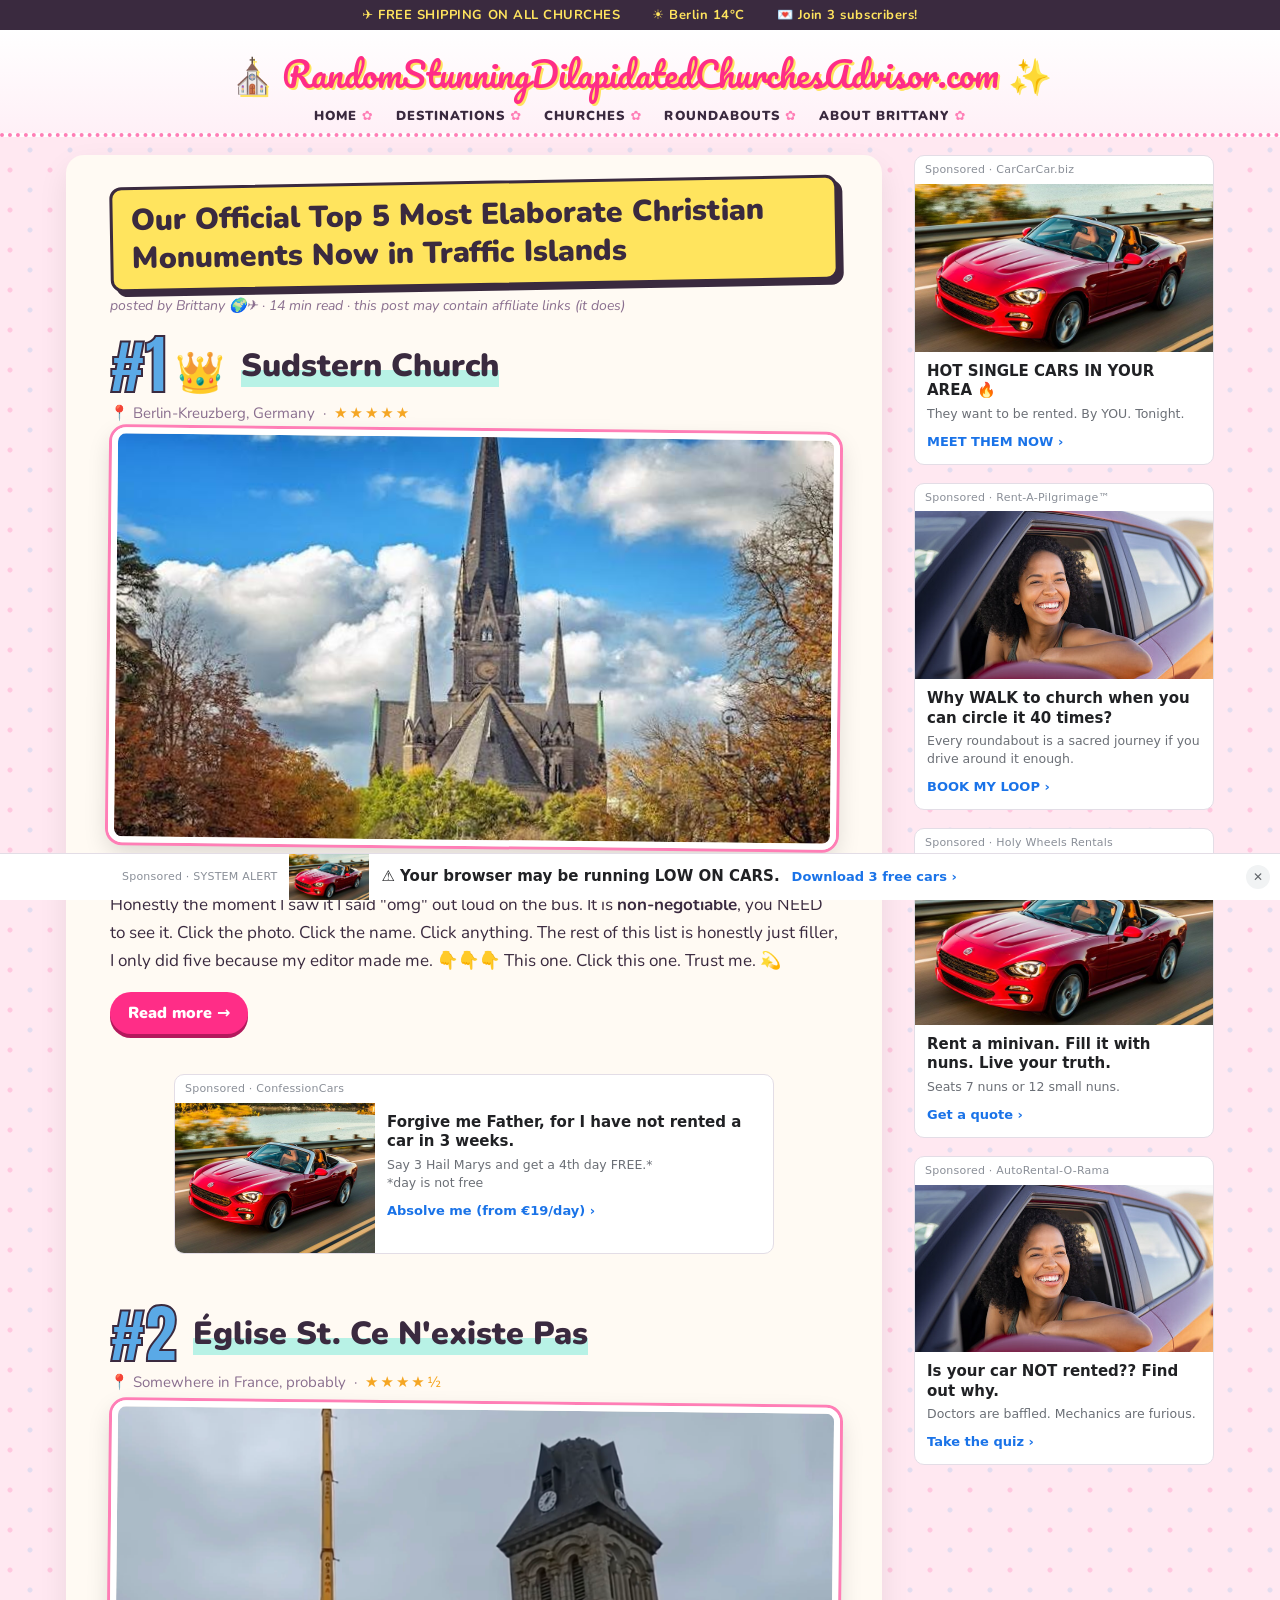
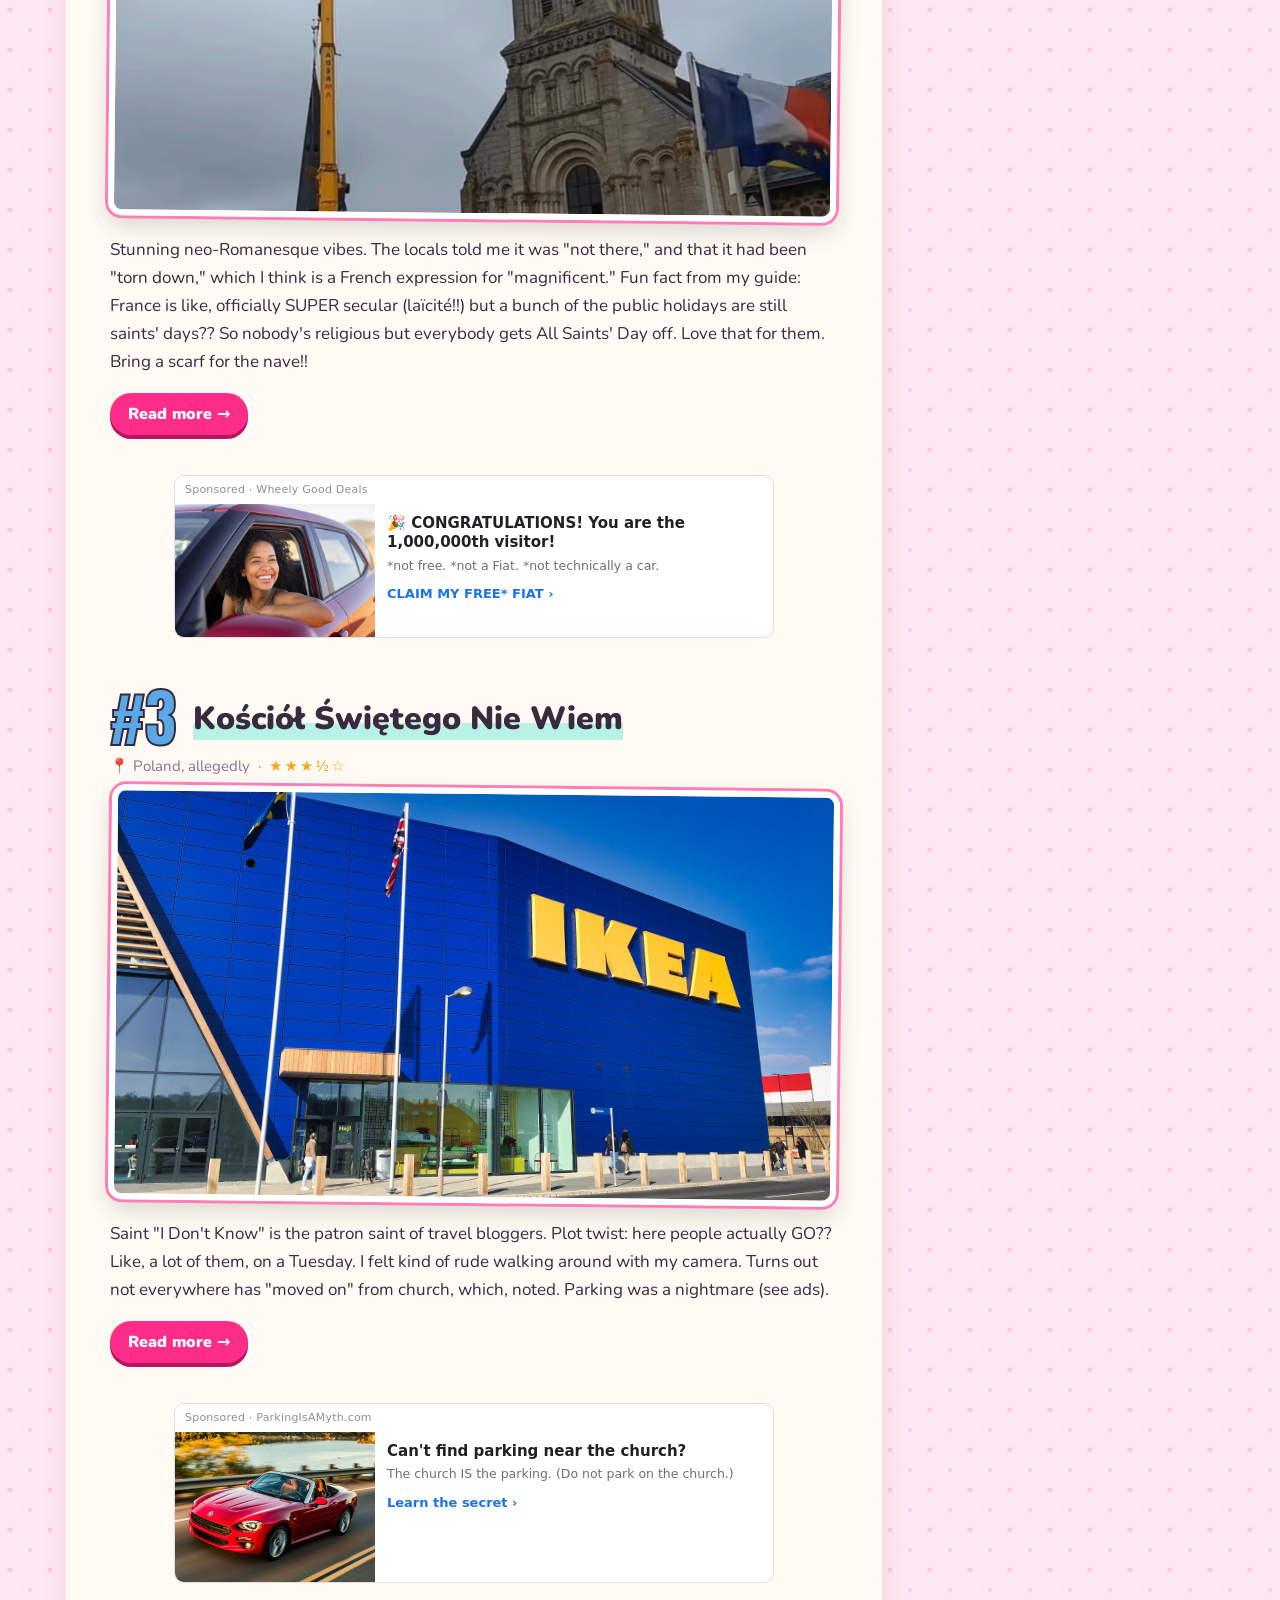
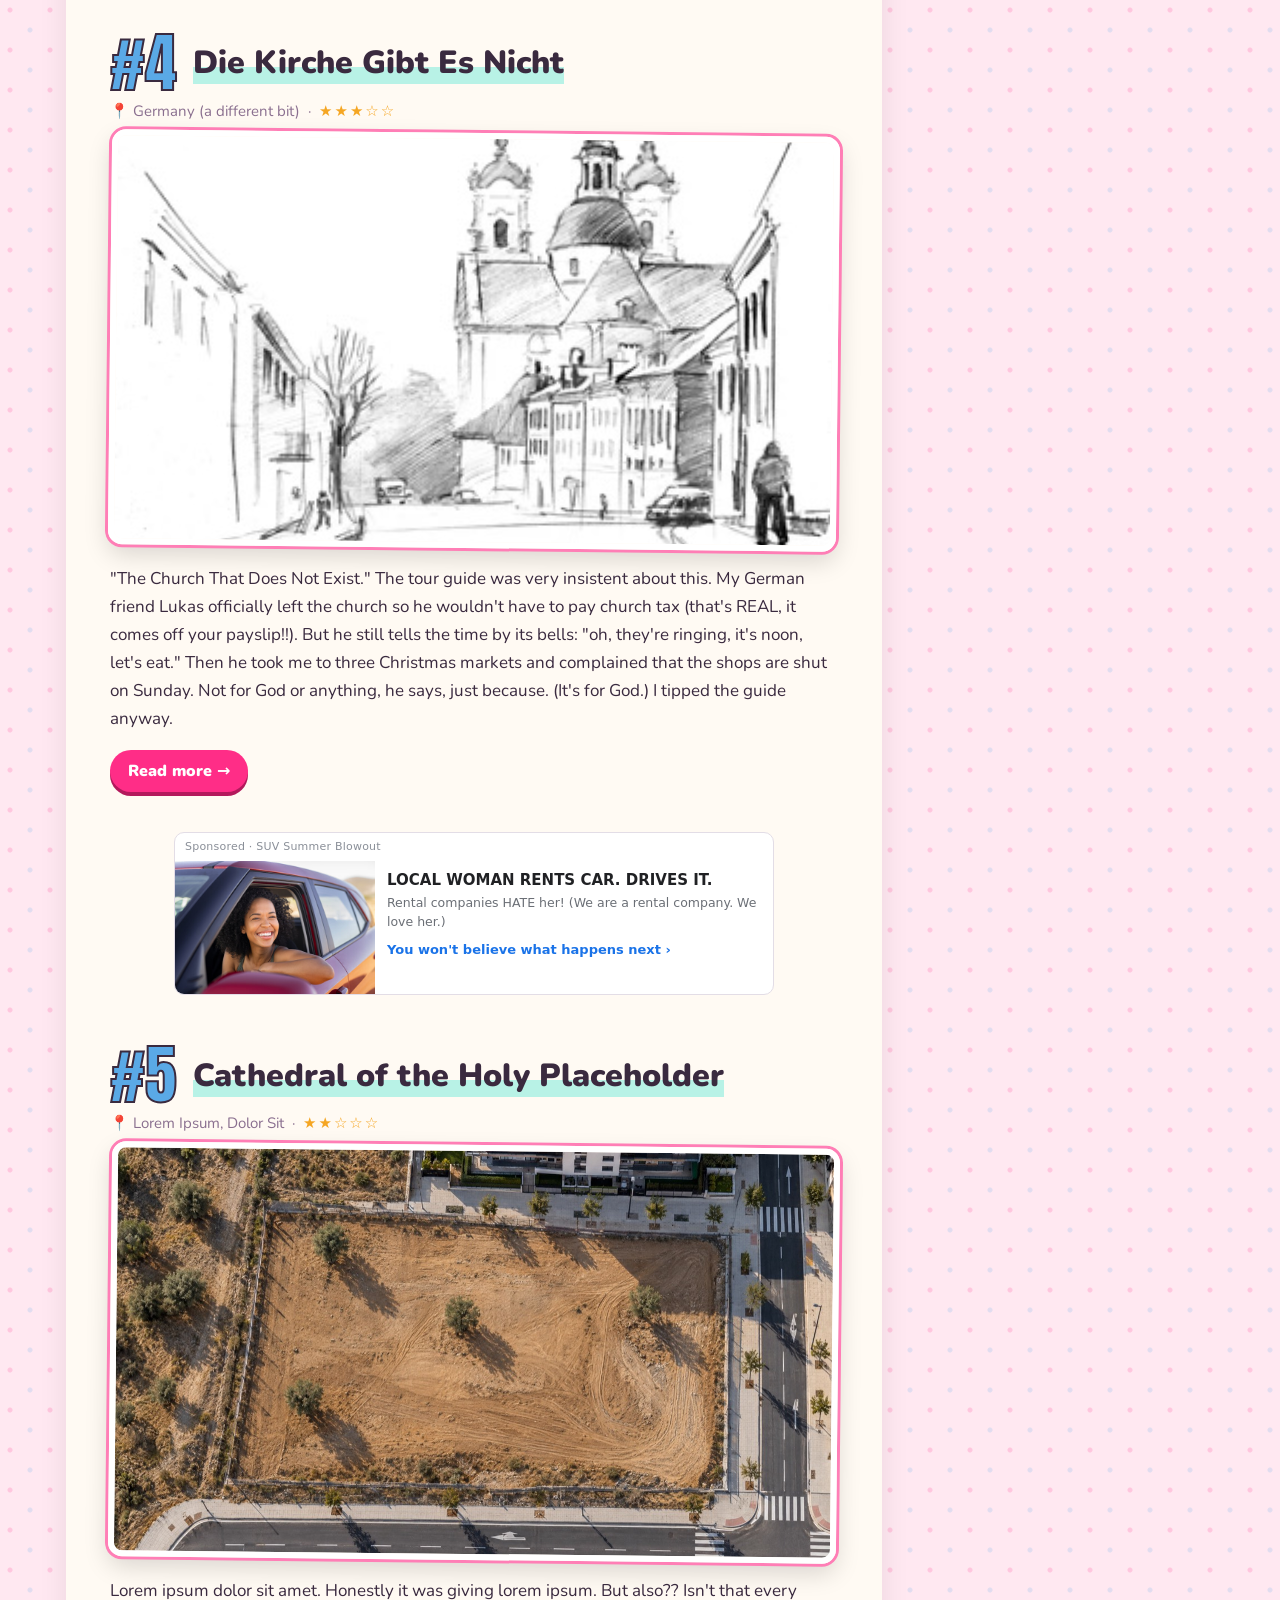
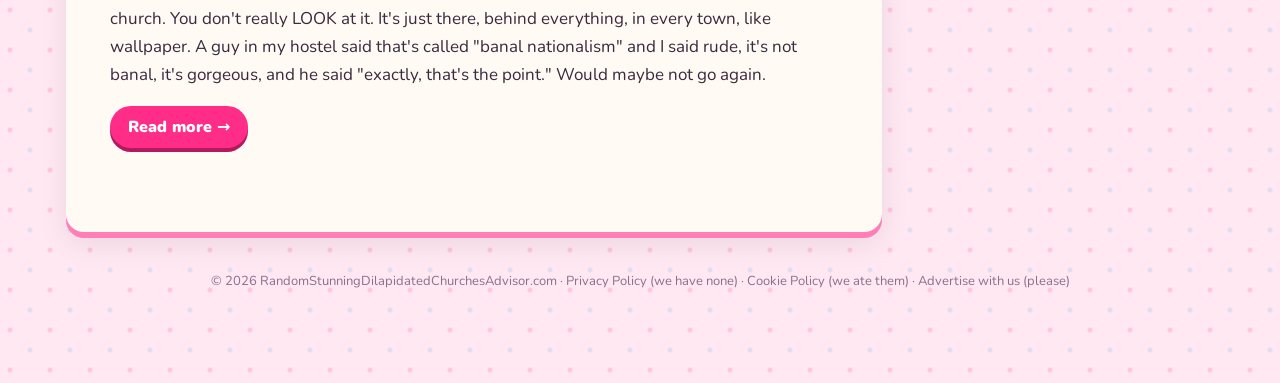
<file: index.html>
<!doctype html>
<html lang="en">
<head>
  <meta charset="utf-8">
  <meta name="viewport" content="width=device-width, initial-scale=1">
  <link rel="icon" href="data:,">
  <title>Random Stunning Dilapidated Churches Advisor</title>
  <link rel="preconnect" href="https://fonts.googleapis.com">
  <link rel="preconnect" href="https://fonts.gstatic.com" crossorigin>
  <link href="https://fonts.googleapis.com/css2?family=Anton&family=IBM+Plex+Mono:wght@400;700&family=Nunito:wght@400;700;900&family=Pacifico&family=Libre+Baskerville:ital@0;1&display=swap" rel="stylesheet">
  <link rel="stylesheet" href="css/common.css">
  <link rel="stylesheet" href="css/stickers.css">
  <link rel="stylesheet" href="css/dictionary.css">
  <link rel="stylesheet" href="css/newsletter.css">
  <link rel="stylesheet" href="css/scene1.css">
</head>
<body class="scene1">
  <div class="topbar">
    <span>✈️ FREE SHIPPING ON ALL CHURCHES</span>
    <span>☀️ Berlin 14°C</span>
    <span>💌 Join 3 subscribers!</span>
  </div>

  <header class="site-header">
    <a class="logo" href="index.html">⛪ <span id="site-name"></span> ✨</a>
    <nav>
      <a>Home</a><a>Destinations</a><a>Churches</a><a>Roundabouts</a><a>About Brittany</a>
    </nav>
  </header>

  <div class="layout">
    <main class="post">
      <h1 class="list-title" id="list-title"></h1>
      <p class="byline" id="byline"></p>
      <ol class="church-list" id="church-list"></ol>
    </main>
    <aside class="ad-sidebar" id="ad-sidebar" aria-label="Advertisements"></aside>
  </div>

  <footer class="site-footer" id="site-footer"></footer>
  <div class="ad-footer" id="ad-footer"></div>

  <!-- The "hijacked ad" screen (ad clicks), text in script/scene1-marx.md -->
  <div class="overlay marx" id="marx" hidden role="dialog" aria-modal="true" aria-label="This ad has been hijacked">
    <div class="marx-inner">
      <p class="hack-banner" id="hack-banner"></p>
      <blockquote id="marx-quote"></blockquote>
      <cite id="marx-source"></cite>
      <p class="hack-message" id="hack-message"></p>
      <a class="hack-link" id="hack-link" target="_blank" rel="noopener"></a>
      <button class="marx-close" id="marx-close"></button>
    </div>
  </div>

  <!-- White strike screen (churches 2–5) -->
  <div class="overlay strike" id="strike" hidden role="dialog" aria-modal="true">
    <div class="strike-inner">
      <p id="strike-text"></p>
      <button class="strike-btn" id="strike-back"></button>
      <a class="strike-btn strike-leave" id="strike-leave" hidden></a>
    </div>
  </div>

  <script src="js/content.js"></script>
  <script src="js/stickers.js"></script>
  <script src="js/dictionary.js"></script>
  <script src="js/newsletter.js"></script>
  <script src="js/scene1.js"></script>
</body>
</html>
</file>
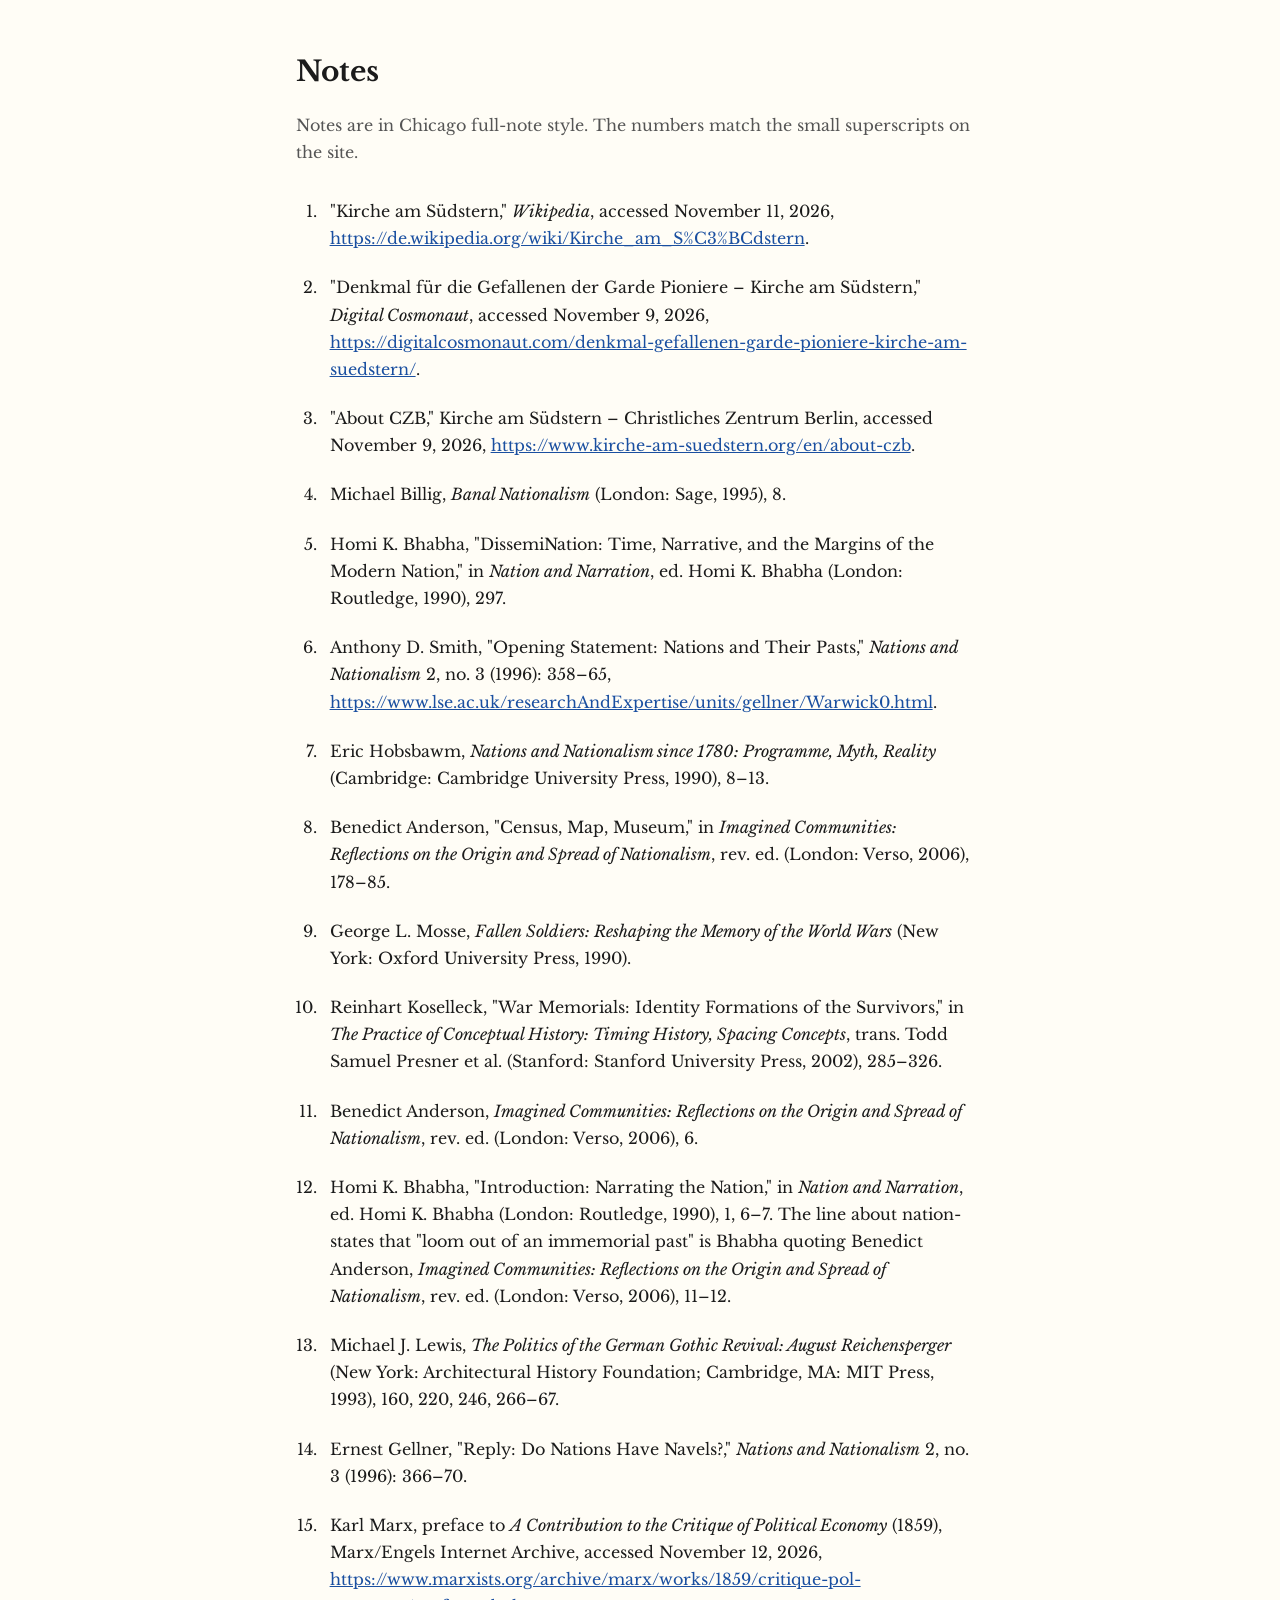
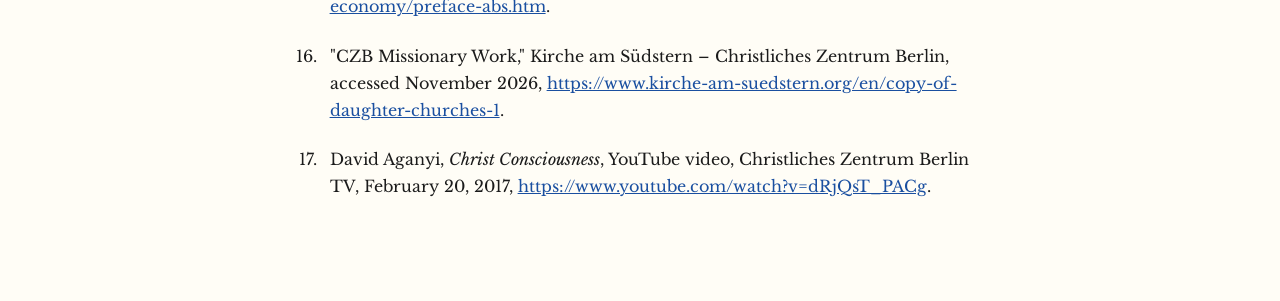
<file: notes.html>
<!doctype html>
<html lang="en">
<head>
  <meta charset="utf-8">
  <meta name="viewport" content="width=device-width, initial-scale=1">
  <link rel="icon" href="data:,">
  <title>Notes</title>
  <link rel="preconnect" href="https://fonts.googleapis.com">
  <link rel="preconnect" href="https://fonts.gstatic.com" crossorigin>
  <link href="https://fonts.googleapis.com/css2?family=Libre+Baskerville:ital@0;1&display=swap" rel="stylesheet">
  <link rel="stylesheet" href="css/common.css">
  <style>
    body { background: #fffdf6; color: #1b1b1b; font: 16px/1.7 "Libre Baskerville", Georgia, serif; }
    main { max-width: 720px; margin: 0 auto; padding: 48px 16px 80px; }
    h1 { font-size: 28px; margin: 0 0 8px; }
    .intro { color: #555; margin: 0 0 28px; }
    ol { padding-left: 1.6em; }
    li { margin: 0 0 14px; padding: 4px 8px; overflow-wrap: anywhere; }
    li:target { background: #fff2b3; }
    li p { margin: 0; }
    a { color: #1a4fa0; }
  </style>
</head>
<body>
  <main>
    <h1 id="title"></h1>
    <div class="intro" id="intro"></div>
    <ol id="notes"></ol>
  </main>
  <script src="js/content.js"></script>
  <script>
    (async function () {
      const { load, all, one, html, showError } = Content;
      let data;
      try { data = await load("notes"); } catch (err) { showError(err); return; }
      const page = one(data, "Page");
      document.getElementById("title").textContent = page.title || "Notes";
      document.getElementById("intro").innerHTML = html(page.body);
      const list = document.getElementById("notes");
      all(data, "Note").forEach((n, i) => {
        const li = document.createElement("li");
        li.id = "n" + (n.number || i + 1);
        li.value = parseInt(n.number, 10) || i + 1;
        li.innerHTML = html(n.body);
        list.append(li);
      });
      if (location.hash) document.querySelector(location.hash)?.scrollIntoView({ block: "center" });
    })();
  </script>
</body>
</html>
</file>
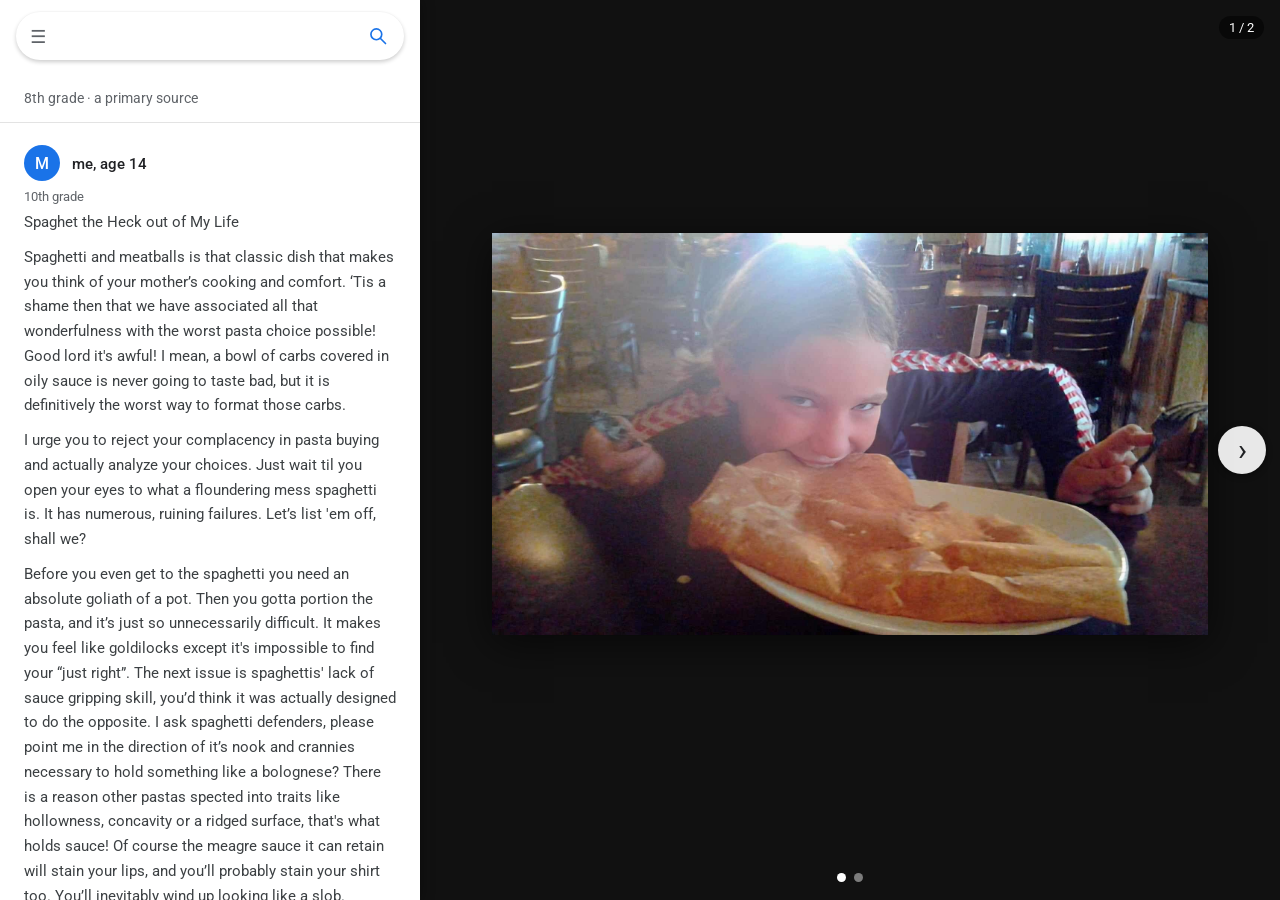
<file: rant.html>
<!doctype html>
<html lang="en">
<head>
  <meta charset="utf-8">
  <meta name="viewport" content="width=device-width, initial-scale=1">
  <link rel="icon" href="data:,">
  <title>Search results</title>
  <link rel="preconnect" href="https://fonts.googleapis.com">
  <link rel="preconnect" href="https://fonts.gstatic.com" crossorigin>
  <link href="https://fonts.googleapis.com/css2?family=Roboto:wght@400;500;700&display=swap" rel="stylesheet">
  <link rel="stylesheet" href="css/common.css">
  <link rel="stylesheet" href="css/stickers.css">
  <link rel="stylesheet" href="css/dictionary.css">
  <link rel="stylesheet" href="css/newsletter.css">
  <link rel="stylesheet" href="css/scene2.css">
</head>
<body class="scene2" data-page="rant">
  <div class="maps">
    <aside class="panel">
      <form class="search" id="search" role="search">
        <span class="search-menu" aria-hidden="true">☰</span>
        <input id="q" type="search" autocomplete="off" spellcheck="false" aria-label="Search">
        <button type="submit" aria-label="Search">
          <svg viewBox="0 0 24 24" width="20" height="20" aria-hidden="true"><circle cx="10" cy="10" r="6.5" fill="none" stroke="currentColor" stroke-width="2"/><path d="M15 15l6 6" stroke="currentColor" stroke-width="2" stroke-linecap="round"/></svg>
        </button>
      </form>

      <div class="place-head">
        <h1 id="place-name"></h1>
        <div class="place-rating" id="place-rating"></div>
        <div class="place-sub" id="place-sub"></div>
      </div>

      <div class="tabs" aria-hidden="true">
        <span>Overview</span><span class="active">Reviews</span><span>About</span>
      </div>

      <section class="reviews" id="reviews" aria-label="Reviews"></section>
    </aside>

    <section class="viewer" id="viewer" aria-roledescription="carousel" aria-label="Photos">
      <div class="slides" id="slides"></div>
      <button class="nav prev" id="prev" aria-label="Previous photo">‹</button>
      <button class="nav next" id="next" aria-label="Next photo">›</button>
      <div class="counter" id="counter"></div>
      <div class="dots" id="dots"></div>
    </section>
  </div>

  <script src="js/content.js"></script>
  <script src="js/stickers.js"></script>
  <script src="js/dictionary.js"></script>
  <script src="js/newsletter.js"></script>
  <script src="js/maps.js"></script>
</body>
</html>
</file>
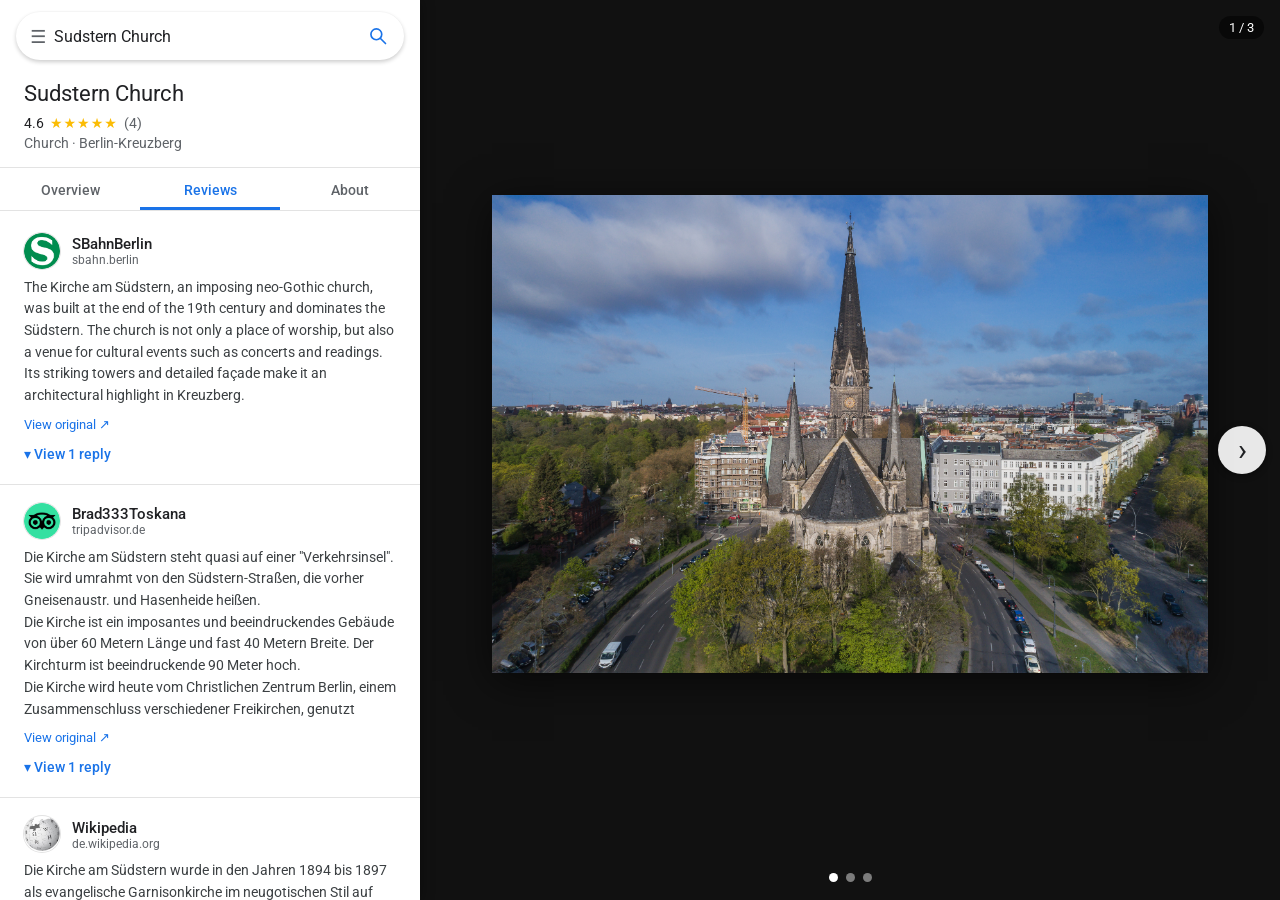
<file: sudstern.html>
<!doctype html>
<html lang="en">
<head>
  <meta charset="utf-8">
  <meta name="viewport" content="width=device-width, initial-scale=1">
  <link rel="icon" href="data:,">
  <title>Sudstern Church</title>
  <link rel="preconnect" href="https://fonts.googleapis.com">
  <link rel="preconnect" href="https://fonts.gstatic.com" crossorigin>
  <link href="https://fonts.googleapis.com/css2?family=Roboto:wght@400;500;700&display=swap" rel="stylesheet">
  <link rel="stylesheet" href="css/common.css">
  <link rel="stylesheet" href="css/stickers.css">
  <link rel="stylesheet" href="css/dictionary.css">
  <link rel="stylesheet" href="css/newsletter.css">
  <link rel="stylesheet" href="css/scene2.css">
</head>
<body class="scene2" data-page="sudstern">
  <div class="maps">
    <aside class="panel" id="panel">
      <form class="search" id="search" role="search">
        <span class="search-menu" aria-hidden="true">☰</span>
        <input id="q" type="search" autocomplete="off" spellcheck="false" aria-label="Search">
        <button type="submit" aria-label="Search">
          <svg viewBox="0 0 24 24" width="20" height="20" aria-hidden="true"><circle cx="10" cy="10" r="6.5" fill="none" stroke="currentColor" stroke-width="2"/><path d="M15 15l6 6" stroke="currentColor" stroke-width="2" stroke-linecap="round"/></svg>
        </button>
      </form>

      <div class="place-head">
        <h1 id="place-name"></h1>
        <div class="place-rating" id="place-rating"></div>
        <div class="place-sub" id="place-sub"></div>
      </div>

      <div class="tabs" aria-hidden="true">
        <span>Overview</span><span class="active">Reviews</span><span>About</span>
      </div>

      <section class="reviews" id="reviews" aria-label="Reviews"></section>

      <!-- The replier's profile page (## Profile in script/scene2-sudstern.md) -->
      <section class="profile" id="profile" hidden aria-label="Profile">
        <button class="profile-back" id="profile-back">← Back to reviews</button>
        <div class="profile-body"></div>
      </section>
    </aside>

    <section class="viewer" id="viewer" aria-roledescription="carousel" aria-label="Photos">
      <div class="slides" id="slides"></div>
      <button class="nav prev" id="prev" aria-label="Previous photo">‹</button>
      <button class="nav next" id="next" aria-label="Next photo">›</button>
      <div class="counter" id="counter"></div>
      <div class="dots" id="dots"></div>
    </section>
  </div>

  <script src="js/content.js"></script>
  <script src="js/stickers.js"></script>
  <script src="js/dictionary.js"></script>
  <script src="js/newsletter.js"></script>
  <script src="js/maps.js"></script>
</body>
</html>
</file>
<file: css/common.css>
*, *::before, *::after { box-sizing: border-box; }
html, body { margin: 0; padding: 0; }
img { max-width: 100%; display: block; }
button { font: inherit; cursor: pointer; }
[hidden] { display: none !important; }

.overlay {
  position: fixed;
  inset: 0;
  z-index: 1000;
  display: flex;
  align-items: center;
  justify-content: center;
  padding: 24px;
}

.load-error {
  position: fixed;
  top: 16px;
  left: 50%;
  transform: translateX(-50%);
  z-index: 2000;
  max-width: min(560px, calc(100% - 32px));
  padding: 16px 20px;
  background: #fff8c4;
  border: 2px solid #222;
  border-radius: 8px;
  font: 15px/1.5 system-ui, sans-serif;
  color: #222;
  box-shadow: 4px 4px 0 #222;
}
/* Footnote markers ([^4] in the script files) */
sup.fn { font-size: .62em; line-height: 0; vertical-align: super; margin-left: 1px; }
sup.fn a { color: inherit; opacity: .7; text-decoration: none; pointer-events: auto; }
sup.fn a:hover { opacity: 1; text-decoration: underline; }

.load-error code { background: #eee; padding: 1px 5px; border-radius: 4px; }
</file>
<file: css/stickers.css>
/* The sticker book: a page corner (bottom left) that opens a full-screen book of collected stickers.
   Same visual language as the dictionary, but on pale blue paper with a candy-striped edge. */

/* ── The page corner ───────────────────────────── */
.sticker-corner {
  position: fixed;
  left: 0;
  bottom: 0;
  z-index: 1490;
  width: 70px;
  height: 70px;
  padding: 0;
  border: 0;
  background:
    linear-gradient(225deg, transparent 50%, #9fc2ef 50%, #9fc2ef 53%, #eaf3ff 53%, #d6e7fd 100%);
  filter: drop-shadow(3px -3px 4px rgba(0, 0, 0, .3));
  cursor: pointer;
  transform-origin: 0 100%;
  transition: transform .25s, left .4s;
  pointer-events: none; /* only the visible triangle (::before) is clickable */
}
.sticker-corner::before {
  content: "";
  position: absolute;
  inset: 0;
  clip-path: polygon(0 0, 100% 100%, 0 100%);
  pointer-events: auto;
}
.sticker-corner::after {
  /* a little round sticker peeking out */
  content: "";
  position: absolute;
  left: 11px;
  bottom: 11px;
  width: 17px;
  height: 17px;
  border-radius: 50%;
  background: #f5c518;
  box-shadow: 0 0 0 2.5px #fff, 1px 2px 3px rgba(0, 0, 0, .35);
  pointer-events: none;
}
.sticker-corner:hover { transform: scale(1.15); }
.sticker-corner.is-open { transform: scale(.85); }
.sticker-corner.poke { animation: sc-poke .9s ease-out; }
.sticker-corner.stuck { animation: sc-stuck .45s ease-out; }
@keyframes sc-poke { 0% { transform: scale(0); } 60% { transform: scale(1.4); } 100% { transform: scale(1); } }
@keyframes sc-stuck { 40% { transform: scale(1.3) rotate(-4deg); } 100% { transform: scale(1); } }

/* With the dictionary's corner showing too, tuck the sticker corner half behind it: two pages together. */
body:has(.dict-corner:not([hidden])) .sticker-corner { left: 36px; }
.scene3 .sticker-corner { z-index: 21; } /* just under the dictionary corner (22) */

/* ── The book ──────────────────────────────────── */
.sticker-overlay {
  position: fixed;
  inset: 0;
  z-index: 1500;
  display: flex;
  justify-content: center;
  overflow-y: auto;
  padding: 4vh 16px 40px;
  background: #fff;
  animation: sb-in .3s ease-out;
  cursor: default;
}
.scene3 .sticker-overlay { z-index: 18; } /* under the dialogue, like the dictionary */
@keyframes sb-in { from { opacity: 0; } }

.sticker-page {
  position: relative;
  width: min(760px, calc(100vw - 32px));
  align-self: flex-start;
  padding: 26px 30px 32px;
  background: #f3f8ff;
  color: #1b1b1b;
  border: 1px solid #b9cfee;
  border-left: 10px solid transparent;
  border-image: repeating-linear-gradient(180deg, #9fc2ef 0 12px, #f6b7c8 12px 24px) 0 0 0 10;
  box-shadow: 0 1px 0 #d5e3f7, 0 3px 0 #f3f8ff, 0 4px 0 #cbdcf3, 0 6px 0 #f3f8ff, 0 7px 0 #c1d4ef, 0 12px 30px rgba(0, 0, 0, .12);
  font-family: "Libre Baskerville", Georgia, serif;
}
.scene3 .sticker-page { max-height: 56vh; overflow-y: auto; }
.sticker-guide {
  display: flex;
  justify-content: space-between;
  padding-bottom: 6px;
  margin-bottom: 20px;
  border-bottom: 2px solid #1b1b1b;
  font-size: 13px;
  font-weight: 700;
  letter-spacing: .08em;
  text-transform: uppercase;
}
.sticker-grid {
  display: grid;
  grid-template-columns: repeat(auto-fill, minmax(150px, 1fr));
  gap: 22px 18px;
}
.sticker-slot { margin: 0; display: flex; flex-direction: column; align-items: center; text-align: center; }
.sticker-slot.empty {
  aspect-ratio: 1;
  width: 96px;
  justify-self: center;
  border: 2px dashed rgba(70, 100, 150, .22);
  border-radius: 22px;
}
.sticker-slot figcaption { margin-top: 8px; font-size: 11px; line-height: 1.45; color: #555; }
.sticker-slot figcaption strong { display: block; margin-bottom: 3px; font-size: 13px; color: #1b1b1b; }
.sticker-cite { display: block; overflow-wrap: anywhere; }
.sticker-cite p { margin: 4px 0 0; }
.sticker-cite a { color: #1a4fa0; }

.sticker-close {
  position: fixed;
  top: 14px;
  right: 16px;
  z-index: 2;
  width: 36px;
  height: 36px;
  padding: 0;
  border: 1px solid #1b1b1b;
  border-radius: 50%;
  background: #fff;
  color: #1b1b1b;
  font: 16px/1 system-ui, sans-serif;
  cursor: pointer;
}
.scene3 .sticker-close { position: absolute; }

/* While the book is open on Scene 3, the conversation sits low, as with the dictionary. */
.stickers-open .dialogue { max-height: 30%; }
.stickers-open .line.left .bubble { box-shadow: inset 0 0 0 1.5px #000; }

/* ── A sticker ─────────────────────────────────── */
/* The white die-cut border and shadow come from stacked drop-shadows, so the art files stay simple. */
.sticker, .sticker-fly {
  filter:
    drop-shadow(2.5px 0 0 #fff) drop-shadow(-2.5px 0 0 #fff) drop-shadow(0 2.5px 0 #fff) drop-shadow(0 -2.5px 0 #fff)
    drop-shadow(1px 3px 3px rgba(0, 0, 0, .3));
}
.sticker { width: 96px; height: 96px; cursor: pointer; }
.sticker svg, .sticker-fly svg { width: 100%; height: 100%; overflow: visible; }

/* The sticker flying into the corner when it's earned */
.sticker-fly { position: fixed; left: calc(50% - 70px); top: calc(45% - 70px); z-index: 3000; width: 140px; height: 140px; pointer-events: none; }

/* Hover animations (each art file tags its moving parts with these classes) */
.sticker:hover svg { animation: st-wiggle .6s ease-in-out; }
.sticker.art-billig:hover svg, .sticker.art-czb:hover svg, .sticker.art-anderson:hover svg { animation: none; }
.sticker:hover .st-bob { animation: st-bob 1.2s ease-in-out infinite; transform-box: fill-box; }
.sticker:hover .st-spin { animation: st-spin 1.6s linear infinite; transform-box: fill-box; transform-origin: center; }
.sticker:hover .st-sparkle { animation: st-sparkle .9s ease-in-out infinite; transform-box: fill-box; transform-origin: center; }
.sticker:hover .st-glow { animation: st-glow 1.2s ease-in-out infinite; }
.sticker:hover .st-flag { animation: st-flutter 1.4s ease-out 1 forwards; transform-box: fill-box; transform-origin: left center; }
.sticker:hover .st-beam { animation: st-glow 1.4s ease-in-out infinite; }
.sticker:hover .st-bubble { animation: st-bob .9s ease-in-out infinite; transform-box: fill-box; }
.sticker:hover .st-bubble:nth-of-type(2) { animation-delay: .15s; }
.sticker:hover .st-bubble:nth-of-type(3) { animation-delay: .3s; }
@keyframes st-wiggle { 25% { transform: rotate(-7deg); } 50% { transform: rotate(6deg); } 75% { transform: rotate(-3deg); } }
@keyframes st-bob { 50% { transform: translateY(-8%); } }
@keyframes st-spin { to { transform: rotate(360deg); } }
@keyframes st-sparkle { 0%, 100% { opacity: 0; transform: scale(.4); } 50% { opacity: 1; transform: scale(1.1); } }
@keyframes st-glow { 50% { opacity: .35; } }
/* The flag flutters once, then droops again */
@keyframes st-flutter {
  0% { transform: skewY(0) scaleX(1); }
  20% { transform: skewY(-10deg) scaleX(1.05); }
  40% { transform: skewY(8deg) scaleX(1.03); }
  60% { transform: skewY(-5deg) scaleX(1.02); }
  100% { transform: skewY(0) scaleX(1); }
}

@media (prefers-reduced-motion: reduce) {
  .sticker:hover svg, .sticker:hover * { animation: none !important; }
  .sticker-corner.poke, .sticker-corner.stuck { animation: none; }
}
@media (max-width: 600px) {
  .sticker-page { padding: 18px 16px 22px; }
  .sticker-grid { grid-template-columns: repeat(2, 1fr); }
}
</file>
<file: css/dictionary.css>
/* Twerp's dictionary */

/* The page corner poking up in the bottom-left */
.dict-corner {
  position: fixed;
  left: 0;
  bottom: 0;
  z-index: 1495; /* every page; on Scene 3 it sits at 22 (below) */
  width: 70px;
  height: 70px;
  padding: 0;
  border: 0;
  background:
    linear-gradient(225deg, transparent 50%, #e9e2cf 50%, #fffdf6 62%, #f1ead8 100%);
  filter: drop-shadow(3px -3px 4px rgba(0, 0, 0, .35));
  cursor: pointer;
  transform-origin: 0 100%;
  transition: transform .25s;
  pointer-events: none; /* only the visible triangle (::before) is clickable */
}
.dict-corner::before {
  content: "";
  position: absolute;
  inset: 0;
  clip-path: polygon(0 0, 100% 100%, 0 100%);
  pointer-events: auto;
}
.dict-corner::after {
  /* a few printed lines peeking out */
  content: "";
  position: absolute;
  left: 8px;
  bottom: 8px;
  width: 26px;
  height: 22px;
  background: repeating-linear-gradient(#bbb 0 1px, transparent 1px 5px);
  clip-path: polygon(0 0, 100% 100%, 0 100%);
  opacity: .7;
}
.dict-corner:hover { transform: scale(1.15); }
.dict-corner.poke { animation: corner-poke .7s ease-out; }
.dict-corner.beckon { animation: corner-beckon 1.2s ease-in-out infinite; }
.dict-corner.is-open { transform: scale(.85); }
@keyframes corner-poke { 0% { transform: scale(0); } 70% { transform: scale(1.3); } 100% { transform: scale(1); } }
@keyframes corner-beckon { 50% { transform: scale(1.35); } }

/* Full-screen white dictionary */
.dict-overlay {
  position: fixed;
  inset: 0;
  z-index: 1500;
  display: flex;
  justify-content: center;
  padding: 4vh 16px 0;
  background: #fff;
  animation: dict-in .3s ease-out;
}
@keyframes dict-in { from { opacity: 0; } }

.dict-book { position: relative; display: flex; align-items: flex-start; max-width: 100%; }
.dict-page {
  width: min(560px, calc(100vw - 110px));
  max-height: 46vh;
  overflow-y: auto;
  padding: 26px 34px 30px;
  background: #fffdf6;
  color: #1b1b1b;
  border: 1px solid #d8d0bb;
  box-shadow: 0 1px 0 #e8e1cc, 0 3px 0 #fffdf6, 0 4px 0 #ddd5c0, 0 6px 0 #fffdf6, 0 7px 0 #d2c9b2, 0 12px 30px rgba(0, 0, 0, .12);
  font-family: "Libre Baskerville", Georgia, serif;
  transform-origin: left center;
}
.dict-page.flip { animation: page-flip .55s ease-out; }
@keyframes page-flip {
  0% { transform: perspective(1200px) rotateY(-75deg); opacity: .2; }
  100% { transform: perspective(1200px) rotateY(0); opacity: 1; }
}
.dict-guide {
  display: flex;
  justify-content: space-between;
  padding-bottom: 6px;
  margin-bottom: 18px;
  border-bottom: 2px solid #1b1b1b;
  font-size: 13px;
  font-weight: 700;
  letter-spacing: .08em;
  text-transform: uppercase;
}
.dict-head { margin: 0; font-size: 32px; }
.dict-meta { margin: 4px 0 16px; font-size: 15px; color: #555; }
.dict-pron { margin-right: 10px; font-family: system-ui, sans-serif; }
.dict-body p { margin: 0 0 12px; font-size: 16px; line-height: 1.6; }
.dict-source { margin: 18px 0 0; font-size: 12px; color: #777; }

/* Thumb-index tabs down the right edge */
.dict-tabs { display: flex; flex-direction: column; gap: 6px; padding-top: 70px; margin-left: -1px; }
.dict-tab {
  min-width: 64px;
  padding: 10px 12px 10px 10px;
  border: 1px solid #1b1b1b;
  border-left: 0;
  border-radius: 0 16px 16px 0;
  background: #1b1b1b;
  color: #fffdf6;
  font: 700 13px/1 "Libre Baskerville", Georgia, serif;
  text-align: left;
  cursor: pointer;
}
.dict-tab.active { background: #fffdf6; color: #1b1b1b; }
.dict-tab.beckon { animation: tab-beckon 1s ease-in-out infinite; }
@keyframes tab-beckon { 50% { transform: translateX(8px); background: #f5c518; color: #000; } }

.dict-close {
  position: absolute;
  top: 14px;
  right: 16px;
  width: 36px;
  height: 36px;
  border: 1px solid #1b1b1b;
  border-radius: 50%;
  background: #fff;
  color: #1b1b1b;
  font-size: 16px;
}

@media (max-width: 600px) {
  .dict-page { padding: 18px 18px 22px; max-height: 46vh; }
  .dict-head { font-size: 26px; }
  .dict-tab { min-width: 52px; padding: 8px; font-size: 12px; }
}

/* While the dictionary is open the conversation sits underneath the page, and the
   left voice's white highlight gets an outline so it shows up on the white background. */
.dict-open .dialogue { max-height: 38%; }
.dict-open .line.left .bubble { box-shadow: inset 0 0 0 1.5px #000; }

/* On Scene 3 the dictionary sits under the dialogue so the voices stay visible. */
.scene3 .dict-corner { z-index: 22; }
.scene3 .dict-overlay { z-index: 18; }
.dict-overlay { cursor: default; }
</file>
<file: css/newsletter.css>
/* The fake newsletter pop-up (every page) and the little labels pointing at the two free gifts afterwards. */
.newsletter {
  position: fixed;
  inset: 0;
  z-index: 2500;
  display: grid;
  place-items: center;
  padding: 16px;
  background: rgba(40, 0, 30, .45);
  animation: nl-in .35s ease-out;
  cursor: default;
}
.newsletter.closing { animation: nl-out .35s ease-in forwards; }
@keyframes nl-in { from { opacity: 0; } }
@keyframes nl-out { to { opacity: 0; } }

.newsletter-card {
  position: relative;
  width: min(460px, 100%);
  max-height: calc(100vh - 32px);
  overflow-y: auto;
  padding: 28px 26px 18px;
  background: #fff4fa;
  color: #3a1530;
  border: 3px dashed #ff5fa2;
  border-radius: 18px;
  box-shadow: 0 0 0 6px #fff4fa, 0 18px 50px rgba(0, 0, 0, .45);
  font: 15px/1.55 "Nunito", system-ui, sans-serif;
  text-align: center;
  animation: nl-pop .5s cubic-bezier(.3, 1.5, .5, 1);
}
@keyframes nl-pop { from { transform: scale(.6) rotate(-4deg); } }
.newsletter-card h2 {
  margin: 0 0 12px;
  font: 400 26px/1.2 "Pacifico", "Brush Script MT", cursive;
  color: #e0207a;
}
.newsletter-body p { margin: 0 0 12px; }
.newsletter-body strong { color: #c4006a; }
.newsletter-form { display: flex; gap: 8px; margin: 16px 0 8px; }
.newsletter-form input {
  flex: 1;
  min-width: 0;
  padding: 10px 12px;
  border: 2px solid #ff9cc8;
  border-radius: 999px;
  font: inherit;
  color: #3a1530;
  background: #fff;
}
.newsletter-yes {
  padding: 10px 16px;
  border: 0;
  border-radius: 999px;
  background: linear-gradient(#ff7ab6, #e0207a);
  color: #fff;
  font: 800 15px "Nunito", system-ui, sans-serif;
  box-shadow: 0 3px 0 #a3115a;
  white-space: nowrap;
}
.newsletter-yes:hover { filter: brightness(1.08); }
.newsletter-no { padding: 4px; border: 0; background: none; color: #8a5a78; font: 13px "Nunito", system-ui, sans-serif; text-decoration: underline; }
.newsletter-x {
  position: absolute;
  top: 8px;
  right: 10px;
  width: 28px;
  height: 28px;
  padding: 0;
  border: 0;
  border-radius: 50%;
  background: transparent;
  color: #b06a92;
  font-size: 16px;
}
.newsletter-small { margin: 10px 0 0; font-size: 11px; color: #a07a90; }
@media (max-width: 420px) { .newsletter-form { flex-direction: column; } }

/* "↙ your free dictionary" / "↙ your free sticker book" next to the two corners */
.gift-labels { position: fixed; left: 0; bottom: 0; z-index: 2400; pointer-events: none; transition: opacity .8s; }
.gift-labels.fade { opacity: 0; }
.gift-label {
  position: fixed;
  padding: 4px 10px;
  border-radius: 999px;
  background: #fff;
  color: #3a1530;
  box-shadow: 0 2px 10px rgba(0, 0, 0, .3);
  font: 700 13px "Nunito", system-ui, sans-serif;
  white-space: nowrap;
  animation: nl-pop .5s cubic-bezier(.3, 1.5, .5, 1) both;
}
.gift-dict { left: 18px; bottom: 82px; }
.gift-stickers { left: 92px; bottom: 44px; animation-delay: .25s; border: 2px solid #9fc2ef; }
.gift-dict { border: 2px solid #e9e2cf; }
</file>
<file: css/scene1.css>
/* Scene 1 — kitschy travel blog */
.scene1 {
  --pink: #ff7eb6;
  --hotpink: #ff2d87;
  --mint: #b8f2e6;
  --sun: #ffe45e;
  --sky: #5aa9e6;
  --ink: #3a2a3f;
  --paper: #fffaf3;

  font-family: "Nunito", system-ui, sans-serif;
  color: var(--ink);
  background-color: #ffe8f1;
  background-image:
    radial-gradient(circle at 10px 10px, rgba(255, 45, 135, .18) 2px, transparent 3px),
    radial-gradient(circle at 30px 30px, rgba(90, 169, 230, .18) 2px, transparent 3px);
  background-size: 40px 40px;
  padding-bottom: 80px; /* room for the slim footer ad */
}

.topbar {
  display: flex;
  flex-wrap: wrap;
  justify-content: center;
  gap: 8px 32px;
  padding: 6px 16px;
  background: var(--ink);
  color: var(--sun);
  font-size: 13px;
  font-weight: 700;
  letter-spacing: .04em;
}

.site-header {
  text-align: center;
  padding: 14px 16px 8px;
  background: linear-gradient(180deg, #fff 0%, #fff0f7 100%);
  border-bottom: 4px dotted var(--pink);
}
.logo {
  font-family: "Pacifico", cursive;
  font-size: clamp(18px, 3.4vw, 34px);
  color: var(--hotpink);
  text-decoration: none;
  text-shadow: 2px 2px 0 var(--sun);
  word-break: break-word;
}
.site-header nav {
  display: flex;
  flex-wrap: wrap;
  justify-content: center;
  gap: 4px 22px;
  margin-top: 4px;
  font-weight: 900;
  text-transform: uppercase;
  font-size: 13px;
  letter-spacing: .08em;
}
.site-header nav a { color: var(--ink); cursor: default; }
.site-header nav a::after { content: " ✿"; color: var(--pink); }

.layout {
  display: grid;
  grid-template-columns: minmax(0, 1fr) 300px;
  gap: 32px;
  max-width: 1180px;
  margin: 18px auto 0;
  padding: 0 16px;
}

.post {
  background: var(--paper);
  border-radius: 18px;
  padding: clamp(18px, 4vw, 44px);
  padding-top: clamp(16px, 2.4vw, 26px);
  box-shadow: 0 6px 0 var(--pink), 0 12px 30px rgba(0, 0, 0, .08);
}
.byline { font-size: 14px; color: #8a6f8f; margin: 10px 0 0; font-style: italic; }

/* The list title is the page's heading now (the blog intro was removed). */
.post h1.list-title {
  margin: 0;
  padding: 12px 18px;
  font-family: "Nunito", system-ui, sans-serif;
  font-size: clamp(22px, 2.6vw, 30px);
  font-weight: 900;
  line-height: 1.25;
  color: var(--ink);
  background: var(--sun);
  border: 3px solid var(--ink);
  border-radius: 12px;
  transform: rotate(-1deg);
  box-shadow: 5px 5px 0 var(--ink);
}

.church-list { list-style: none; margin: 0; padding: 0; }
.church {
  position: relative;
  margin: 40px 0;
  padding-top: 8px;
}
.church.is-top { margin-top: 10px; }
/* Rank and name on one line ("#1 👑 Sudstern Church") */
.church .rank { display: inline-block; margin-right: 12px; font-size: 48px; vertical-align: middle; }
.church h3 { display: inline; vertical-align: middle; }
.church .meta { margin-top: 6px; }
.church.is-top .meta { margin-bottom: 8px; }
.church .rank {
  font-family: "Anton", sans-serif;
  font-size: 64px;
  line-height: 1;
  color: var(--sky);
  -webkit-text-stroke: 2px var(--ink);
}
.church h3 { margin: 6px 0 4px; font-size: clamp(22px, 3.4vw, 32px); font-weight: 900; }
.church h3 a { color: var(--ink); text-decoration: none; background: linear-gradient(transparent 60%, var(--mint) 60%); }
.church h3 a:hover { background: linear-gradient(transparent 40%, var(--pink) 40%); }
.church .meta { font-size: 15px; color: #8a6f8f; margin-bottom: 12px; }
.church .stars { color: #f5a623; letter-spacing: 2px; }

.church .photo {
  position: relative;
  display: block;
  border-radius: 14px;
  overflow: hidden;
  border: 6px solid #fff;
  box-shadow: 0 0 0 3px var(--pink), 0 10px 24px rgba(0, 0, 0, .15);
  transform: rotate(.6deg);
  transition: transform .2s;
}
.church:nth-child(even) .photo { transform: rotate(-.8deg); }
.church .photo:hover { transform: rotate(0) scale(1.01); }
.church .photo img { width: 100%; aspect-ratio: 16 / 9; object-fit: cover; }
.church .blurb p { font-size: 17px; line-height: 1.65; }
.church .read-more {
  display: inline-block;
  padding: 10px 18px;
  font-weight: 900;
  color: #fff;
  text-decoration: none;
  background: var(--hotpink);
  border-radius: 999px;
  box-shadow: 0 4px 0 #b3195c;
}
.church .read-more:hover { transform: translateY(1px); box-shadow: 0 3px 0 #b3195c; }
.church.is-top .rank::after { content: " 👑"; -webkit-text-stroke: 0; font-size: 40px; vertical-align: middle; }

.site-footer {
  max-width: 1180px;
  margin: 40px auto 0;
  padding: 0 16px;
  font-size: 13px;
  text-align: center;
  color: #8a6f8f;
}

/* ───────────── Ads (subtle "Sponsored" cards) ───────────── */
.ad-sidebar { display: flex; flex-direction: column; gap: 18px; }
.ad-sidebar .ad:last-child { position: sticky; top: 16px; }

.ad {
  position: relative;
  display: block;
  overflow: hidden;
  background: #fff;
  color: #3c4043;
  border: 1px solid #e3dde6;
  border-radius: 10px;
  cursor: pointer;
  font: 14px/1.45 system-ui, -apple-system, "Segoe UI", sans-serif;
  text-align: left;
  user-select: none;
  transition: box-shadow .15s;
}
.ad:hover { box-shadow: 0 2px 10px rgba(0, 0, 0, .1); }
.ad:focus-visible { outline: 3px solid var(--sky); outline-offset: 2px; }
.ad-label {
  display: block;
  padding: 6px 10px;
  font-size: 11px;
  color: #8a8f98;
  letter-spacing: .02em;
}
.ad-img { width: 100%; aspect-ratio: 16 / 9; object-fit: cover; display: block; }
.ad-text { padding: 10px 12px 12px; }
.ad-headline { font-weight: 600; font-size: 15px; line-height: 1.3; color: #202124; margin: 0 0 4px; }
.ad-body { font-size: 12.5px; color: #6b6f76; }
.ad-body p { margin: 0 0 4px; }
.ad-button { display: inline-block; margin-top: 6px; font-size: 13px; font-weight: 600; color: #1a73e8; }

.church-list > .ad { display: grid; grid-template-columns: 200px 1fr; margin: 30px auto; max-width: 600px; }
.church-list > .ad .ad-label { grid-column: 1 / -1; }
.church-list > .ad .ad-img { height: 100%; aspect-ratio: auto; }

/* Slim bar at the bottom */
.ad-footer { position: fixed; left: 0; right: 0; bottom: 0; z-index: 500; }
.ad-footer .ad {
  display: flex;
  align-items: center;
  gap: 12px;
  border-radius: 0;
  border-width: 1px 0 0;
  padding-left: 110px; /* clear of the dictionary / sticker book corners */
  padding-right: 44px;
}
.ad-footer .ad:hover { box-shadow: none; }
.ad-footer .ad-label { padding: 0 0 0 12px; white-space: nowrap; }
.ad-footer .ad-img { width: 80px; height: 46px; aspect-ratio: auto; flex: none; }
.ad-footer .ad-text { display: flex; align-items: baseline; gap: 12px; padding: 8px 0; min-width: 0; }
.ad-footer .ad-headline { margin: 0; white-space: nowrap; overflow: hidden; text-overflow: ellipsis; }
.ad-footer .ad-body { display: none; }
.ad-footer .ad-button { margin: 0; white-space: nowrap; }
.ad-footer .ad-dismiss {
  position: absolute;
  top: 50%;
  right: 10px;
  width: 24px;
  height: 24px;
  margin-top: -12px;
  padding: 0;
  border: 0;
  border-radius: 50%;
  background: #f1f3f4;
  color: #5f6368;
  font-size: 12px;
  line-height: 1;
}

/* ───────────── The "hijacked ad" screen ───────────── */
.marx {
  background: #050505;
  color: #ff2a2a;
  font-family: "IBM Plex Mono", ui-monospace, Menlo, Consolas, monospace;
  overflow: hidden;
}
.marx::before {
  /* scanlines */
  content: "";
  position: absolute;
  inset: 0;
  background: repeating-linear-gradient(transparent 0 2px, rgba(255, 0, 0, .06) 2px 3px);
  pointer-events: none;
}
.marx.glitch { animation: hack-in .7s steps(6) both; }
@keyframes hack-in {
  0% { opacity: 0; clip-path: inset(40% 0 50% 0); transform: translateX(-12px); }
  30% { opacity: 1; clip-path: inset(10% 0 70% 0); transform: translateX(10px); filter: hue-rotate(90deg); }
  60% { clip-path: inset(60% 0 5% 0); transform: translateX(-6px); }
  100% { clip-path: inset(0); transform: none; filter: none; }
}
.marx-inner { position: relative; max-width: 860px; text-align: left; }
.hack-banner {
  display: inline-block;
  margin: 0 0 26px;
  padding: 6px 12px;
  background: #ff2a2a;
  color: #000;
  font-weight: 700;
  letter-spacing: .12em;
  animation: hack-blink 1s steps(2) infinite;
}
@keyframes hack-blink { 50% { opacity: .55; } }
.marx blockquote {
  margin: 0 0 18px;
  font-size: clamp(20px, 3vw, 32px);
  line-height: 1.45;
  color: #f2f2f2;
  text-shadow: 2px 0 #ff2a2a, -2px 0 #00e5ff;
}
.marx blockquote::before { content: "> "; color: #ff2a2a; text-shadow: none; }
.marx cite { display: block; font-size: 14px; font-style: normal; color: #ff8080; }
.marx cite em { font-style: italic; }
.hack-message p { margin: 28px 0 10px; font-size: clamp(16px, 2vw, 20px); color: #39ff14; }
.hack-message p::before { content: "$ "; color: #ff2a2a; }
.hack-link {
  display: inline-block;
  margin-top: 6px;
  color: #000;
  background: #39ff14;
  padding: 8px 14px;
  font-weight: 700;
  text-decoration: none;
}
.hack-link:hover { background: #fff; }
.marx-close {
  display: block;
  margin-top: 34px;
  padding: 8px 14px;
  background: transparent;
  color: #ff8080;
  border: 1px solid #ff2a2a;
  font: 13px "IBM Plex Mono", ui-monospace, monospace;
  letter-spacing: .04em;
}
.marx-close:hover { background: #ff2a2a; color: #000; }

/* ───────────── White strike screen ───────────── */
.strike { background: #fff; color: #111; }
.strike-inner { max-width: 760px; text-align: center; }
.strike p {
  margin: 0 0 40px;
  font-family: Georgia, "Times New Roman", serif;
  font-size: clamp(24px, 4vw, 42px);
  line-height: 1.35;
}
.strike-btn {
  display: inline-block;
  padding: 10px 26px;
  font: 16px Georgia, serif;
  color: #111;
  background: #fff;
  border: 1px solid #111;
  text-decoration: none;
}
.strike-btn:hover { background: #111; color: #fff; }
.strike-leave {
  font-size: 20px;
  font-weight: 700;
  padding: 14px 40px;
  color: #111;
  background: #ffe45e;
  border: 2px solid #111;
  border-radius: 6px;
  animation: leave-glow 1.4s ease-in-out infinite;
}
.strike-leave:hover { background: #ffd000; color: #111; }
@keyframes leave-glow {
  0%, 100% { box-shadow: 0 0 6px 2px rgba(255, 208, 0, .6); }
  50% { box-shadow: 0 0 30px 12px rgba(255, 208, 0, .95); }
}

/* ───────────── Small screens ───────────── */
@media (max-width: 860px) {
  .layout { grid-template-columns: 1fr; }
  .ad-sidebar { display: grid; grid-template-columns: repeat(auto-fit, minmax(220px, 1fr)); }
  .ad-sidebar .ad:last-child { position: relative; top: 0; }
  .church-list > .ad { grid-template-columns: 1fr; }
  .ad-footer .ad-label { display: none; }
}

@media (prefers-reduced-motion: reduce) {
  .strike-leave, .marx.glitch, .hack-banner { animation: none; }
}
</file>
<file: css/scene2.css>
/* Scene 2 — map-app style: search sidebar on the left, photo viewer on the right */
.scene2 {
  --panel-w: 420px;
  --ink: #202124;
  --muted: #5f6368;
  --line: #e3e3e3;
  --accent: #1a73e8;
  --star: #fbbc04;

  font-family: "Roboto", system-ui, sans-serif;
  color: var(--ink);
  background: #111;
}

.maps {
  display: grid;
  grid-template-columns: var(--panel-w) minmax(0, 1fr);
  height: 100vh;
  height: 100dvh;
}

/* ── Sidebar ─────────────────────────────── */
.panel {
  position: relative;
  z-index: 2;
  overflow-y: auto;
  background: #fff;
  box-shadow: 2px 0 12px rgba(0, 0, 0, .3);
}

.search {
  position: sticky;
  top: 0;
  z-index: 3;
  display: flex;
  align-items: center;
  gap: 6px;
  margin: 12px 16px;
  padding: 4px 6px 4px 14px;
  background: #fff;
  border-radius: 24px;
  box-shadow: 0 2px 4px rgba(0, 0, 0, .2), 0 -1px 0 rgba(0, 0, 0, .02);
}
.search-menu { color: var(--muted); font-size: 18px; }
.search input {
  flex: 1;
  min-width: 0;
  height: 40px;
  border: 0;
  outline: 0;
  font: 16px "Roboto", system-ui, sans-serif;
  color: var(--ink);
  background: transparent;
}
.search input::-webkit-search-cancel-button { cursor: pointer; }
.search button {
  display: grid;
  place-items: center;
  width: 40px;
  height: 40px;
  border: 0;
  border-radius: 50%;
  background: transparent;
  color: var(--accent);
}
.search button:hover { background: #f1f3f4; }

.place-head { padding: 8px 24px 16px; border-bottom: 1px solid var(--line); }
.place-head h1 { margin: 0 0 6px; font-size: 22px; font-weight: 400; line-height: 1.3; word-break: break-word; }
.place-rating { display: flex; align-items: center; gap: 6px; font-size: 14px; color: var(--muted); }
.place-rating .num { color: var(--ink); }
.place-sub { margin-top: 4px; font-size: 14px; color: var(--muted); }

.tabs { display: flex; border-bottom: 1px solid var(--line); }
.tabs span { flex: 1; padding: 14px 0 12px; text-align: center; font-size: 14px; font-weight: 500; color: var(--muted); }
.tabs .active { color: var(--accent); box-shadow: inset 0 -3px 0 var(--accent); }
[data-page="rant"] .tabs { display: none; }

.stars { color: var(--star); letter-spacing: 1px; font-size: 14px; }

/* ── Reviews ─────────────────────────────── */
.reviews { padding: 4px 0 40px; }
.review { padding: 18px 24px; border-bottom: 1px solid var(--line); }
.review-head { display: flex; align-items: center; gap: 12px; margin-bottom: 8px; }
.avatar {
  flex: none;
  display: grid;
  place-items: center;
  width: 36px;
  height: 36px;
  border-radius: 50%;
  color: #fff;
  font-weight: 500;
  font-size: 16px;
}
.avatar-img { object-fit: contain; background: #fff; box-shadow: 0 0 0 1px var(--line); }
.review-author { font-size: 15px; font-weight: 500; color: var(--ink); text-decoration: none; }
a.review-author:hover { text-decoration: underline; }
.review-meta { font-size: 12px; color: var(--muted); }
.review-sub { display: flex; align-items: center; gap: 8px; margin-bottom: 6px; font-size: 13px; color: var(--muted); }
.review-text { font-size: 14px; line-height: 1.55; color: #3c4043; }
.review-text p { margin: 0 0 10px; }
.review-text h3 { margin: 4px 0 12px; font-size: 18px; font-weight: 500; line-height: 1.3; color: var(--ink); }
.review-text a { color: var(--accent); }
.review-text.clamped { max-height: 9.5em; overflow: hidden; -webkit-mask-image: linear-gradient(#000 60%, transparent); mask-image: linear-gradient(#000 60%, transparent); }
.review-actions { display: flex; gap: 16px; align-items: center; margin-top: 6px; }
.more-btn { padding: 0; border: 0; background: none; color: var(--accent); font-size: 14px; font-weight: 500; }
.source-link { font-size: 13px; color: var(--accent); text-decoration: none; }
.source-link:hover { text-decoration: underline; }

/* Reply threads under the reviews */
.thread { margin-top: 10px; }
.thread-toggle { padding: 4px 0; border: 0; background: none; color: var(--accent); font-size: 14px; font-weight: 500; }
.replies { margin-top: 8px; padding-left: 14px; border-left: 2px solid var(--line); }
.reply { display: flex; gap: 10px; padding: 8px 0; }
.avatar-sm { width: 28px; height: 28px; font-size: 13px; }
.reply-main { min-width: 0; }
.reply-author { padding: 0; border: 0; background: none; font-size: 14px; font-weight: 500; color: var(--ink); }
.reply-author:hover { text-decoration: underline; color: var(--accent); }
.reply-date { margin-left: 6px; font-size: 12px; color: var(--muted); }
.reply-text { font-size: 14px; line-height: 1.55; color: #3c4043; }
.reply-text p { margin: 4px 0 8px; }

/* The replier's profile, laid over the sidebar */
.panel.show-profile > :not(.profile) { display: none; }
.profile { padding: 16px 24px 40px; }
.profile-back { padding: 6px 0; border: 0; background: none; color: var(--accent); font-size: 14px; font-weight: 500; }
.profile-head { display: flex; align-items: center; gap: 16px; margin: 18px 0 20px; }
.avatar-lg { width: 72px; height: 72px; font-size: 32px; }
.profile-head h2 { margin: 0 0 4px; font-size: 22px; font-weight: 500; }
.profile-meta { display: flex; flex-wrap: wrap; gap: 4px 14px; font-size: 13px; color: var(--muted); }
.profile-bio { font-size: 15px; line-height: 1.65; color: #3c4043; }
.profile-bio p { margin: 0 0 14px; }

.stars-and { margin: 0 2px; font-style: italic; }
.review-author.reply-author { font-size: 15px; }

/* The quote on the profile */
.profile-quote { margin: 8px 0 0; }
.profile-quote blockquote { margin: 0; font-family: Georgia, "Times New Roman", serif; font-size: 16px; line-height: 1.7; color: #3c4043; }
.profile-quote blockquote p { margin: 0 0 12px; }
.profile-quote figcaption { margin-top: 6px; font-size: 13px; color: var(--muted); }

/* Rant = one long post, no folding */
[data-page="rant"] .review-text { font-size: 15px; line-height: 1.65; }

/* ── Photo viewer ────────────────────────── */
.viewer { position: relative; overflow: hidden; background: #111; touch-action: pan-y; }
.slides { display: flex; height: 100%; transition: transform .45s cubic-bezier(.4, 0, .2, 1); }
.slide {
  flex: 0 0 100%;
  display: grid;
  place-items: center;
  height: 100%;
  padding: 24px 72px 56px;
}
.frame { position: relative; display: inline-block; max-width: 100%; max-height: 100%; }
.frame img {
  display: block;
  max-width: 100%;
  max-height: calc(100vh - 80px);
  max-height: calc(100dvh - 80px);
  width: auto;
  height: auto;
  box-shadow: 0 8px 40px rgba(0, 0, 0, .6);
}

/* White text slide */
.slide.text-slide { padding: 0; background: #fff; }
.text-slide .slide-text {
  max-width: 760px;
  padding: 24px;
  font-family: Georgia, "Times New Roman", serif;
  font-size: clamp(22px, 3.2vw, 38px);
  line-height: 1.4;
  text-align: center;
  color: #111;
}
.text-slide .slide-text p { margin: 0; }

/* The little drawn plane */
.plane {
  position: absolute;
  padding: 0;
  border: 0;
  background: none;
  cursor: pointer;
  animation: plane-bob 1.4s ease-in-out infinite;
}
.plane img { width: 100%; height: auto; max-height: none; box-shadow: none; filter: drop-shadow(0 0 6px rgba(120, 255, 120, .8)) drop-shadow(0 1px 2px rgba(0, 0, 0, .4)); }
.plane:hover { animation-play-state: paused; transform: scale(1.12) rotate(-4deg); }
.plane:focus-visible { outline: 2px dashed #fff; outline-offset: 4px; }
/* The walking man bobs along, like he's mid-stride */
@keyframes plane-bob {
  0%, 100% { transform: translate(0, 0) rotate(-3deg); }
  25% { transform: translate(3%, -6%) rotate(0deg); }
  50% { transform: translate(6%, 0) rotate(3deg); }
  75% { transform: translate(3%, -6%) rotate(0deg); }
}

.nav {
  position: absolute;
  top: 50%;
  z-index: 2;
  width: 48px;
  height: 48px;
  margin-top: -24px;
  border: 0;
  border-radius: 50%;
  background: rgba(255, 255, 255, .9);
  color: #202124;
  font-size: 30px;
  line-height: 1;
  box-shadow: 0 2px 6px rgba(0, 0, 0, .4);
}
.nav:hover { background: #fff; }
.nav:disabled { opacity: 0; pointer-events: none; }
.prev { left: 14px; }
.next { right: 14px; }

.counter {
  position: absolute;
  top: 16px;
  right: 16px;
  padding: 4px 10px;
  border-radius: 12px;
  background: rgba(0, 0, 0, .55);
  color: #fff;
  font-size: 13px;
}
.dots { position: absolute; left: 0; right: 0; bottom: 18px; display: flex; justify-content: center; gap: 8px; }
.dots button { width: 9px; height: 9px; padding: 0; border: 0; border-radius: 50%; background: rgba(255, 255, 255, .45); }
.dots button.active { background: #fff; }
.viewer.on-white .dots button { background: rgba(0, 0, 0, .25); }
.viewer.on-white .dots button.active { background: #111; }

/* ── Small screens: photos on top, sidebar below ─────── */
@media (max-width: 820px) {
  .maps { grid-template-columns: 1fr; grid-template-rows: 60vh auto; height: auto; }
  .viewer { order: -1; height: 60vh; }
  .panel { overflow: visible; box-shadow: 0 -2px 12px rgba(0, 0, 0, .3); }
  .slide { padding: 12px 12px 40px; }
  .frame img { max-height: calc(60vh - 52px); }
  .nav { width: 38px; height: 38px; margin-top: -19px; font-size: 24px; }
  .prev { left: 6px; }
  .next { right: 6px; }
}

@media (prefers-reduced-motion: reduce) {
  .slides { transition: none; }
  .plane { animation: none; }
}
</file>
